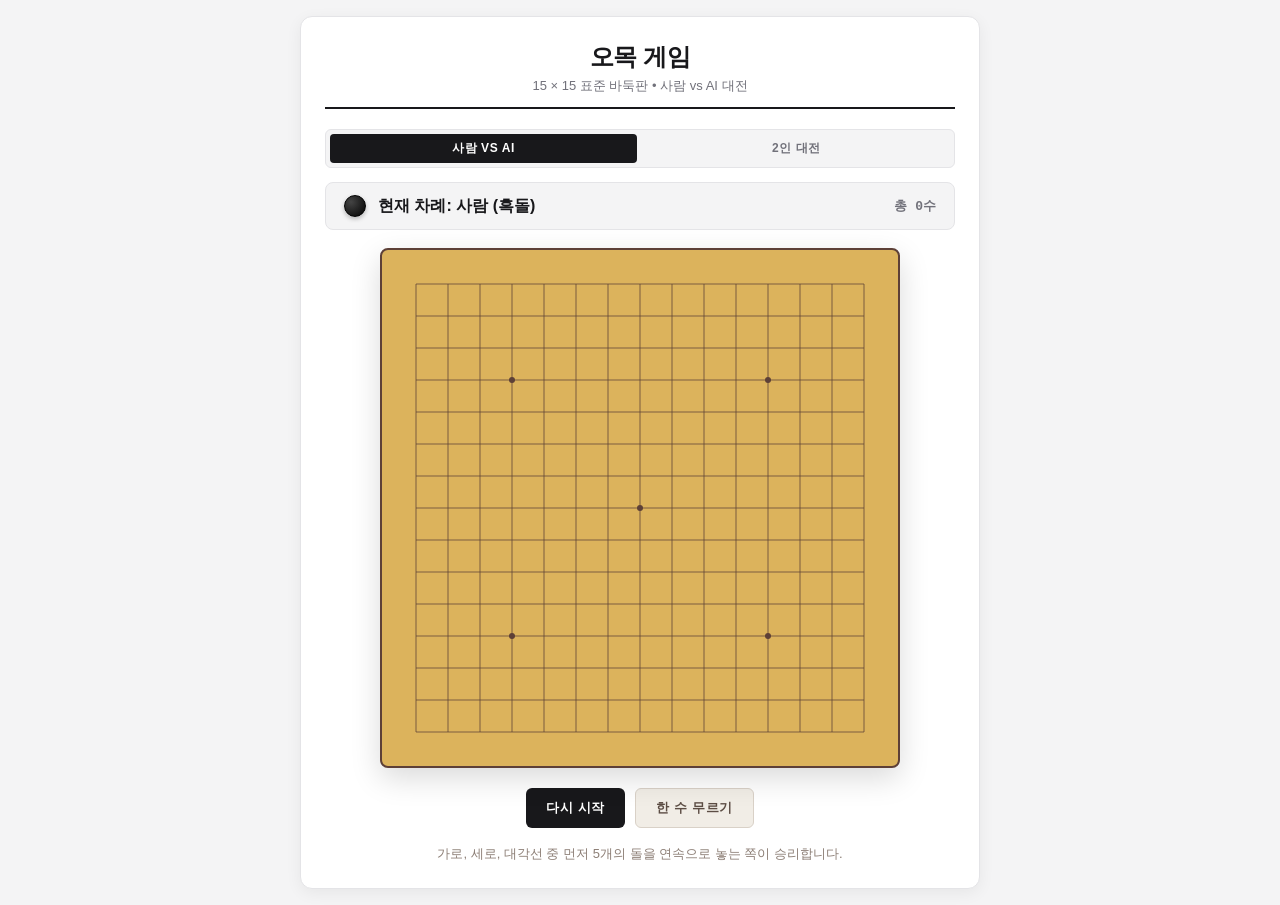
<file: public/omok.html>
<!DOCTYPE html>
<html lang="ko">
<head>
  <meta charset="UTF-8">
  <meta name="viewport" content="width=device-width, initial-scale=1.0, maximum-scale=1.0, user-scalable=no, viewport-fit=cover">
  <title>오목 게임 (15x15 High Density)</title>
  <style>
    :root {
      --bg-page: #f4f4f5;
      --bg-panel: #ffffff;
      --bg-board: #dcb35c;
      --ink-primary: #18181b;
      --ink-secondary: #71717a;
      --accent: #c2410c;
      --stone-black: #000000;
      --stone-white: #ffffff;
      --border: #e4e4e7;
    }

    * {
      box-sizing: border-box;
      margin: 0;
      padding: 0;
    }

    body {
      font-family: -apple-system, BlinkMacSystemFont, "Segoe UI", Roboto, "Helvetica Neue", Arial, sans-serif;
      background: var(--bg-page);
      color: var(--ink-primary);
      min-height: 100vh;
      display: flex;
      flex-direction: column;
      align-items: center;
      justify-content: center;
      padding: 16px;
      user-select: none;
      -webkit-user-select: none;
    }

    .game-container {
      background: var(--bg-panel);
      padding: 24px;
      border-radius: 12px;
      box-shadow: 0 4px 16px rgba(0, 0, 0, 0.06);
      border: 1px solid var(--border);
      display: flex;
      flex-direction: column;
      align-items: center;
      max-width: 680px;
      width: 100%;
    }

    header {
      text-align: center;
      margin-bottom: 20px;
      width: 100%;
      border-bottom: 2px solid var(--ink-primary);
      padding-bottom: 12px;
    }

    h1 {
      font-size: 24px;
      font-weight: 800;
      color: var(--ink-primary);
      letter-spacing: -0.5px;
      text-transform: uppercase;
      margin-bottom: 4px;
    }

    .sub-title {
      font-size: 13px;
      color: var(--ink-secondary);
      font-weight: 500;
    }

    /* Status Bar */
    .status-panel {
      display: flex;
      align-items: center;
      justify-content: space-between;
      width: 100%;
      background: var(--bg-page);
      border: 1px solid var(--border);
      padding: 12px 18px;
      border-radius: 8px;
      margin-bottom: 18px;
    }

    .turn-indicator {
      display: flex;
      align-items: center;
      gap: 12px;
      font-size: 16px;
      font-weight: 700;
    }

    .stone-icon {
      width: 22px;
      height: 22px;
      border-radius: 50%;
      display: inline-block;
      box-shadow: 0 2px 4px rgba(0,0,0,0.25);
      position: relative;
    }

    .stone-icon.black {
      background: radial-gradient(circle at 30% 30%, #444, #000);
      border: 1px solid #000;
    }

    .stone-icon.white {
      background: radial-gradient(circle at 30% 30%, #fff, #ccc);
      border: 1px solid #d4d4d8;
    }

    .status-text {
      color: var(--ink-primary);
    }

    .status-text.winner {
      color: var(--accent);
      font-weight: 800;
    }

    .move-count {
      font-size: 13px;
      font-family: monospace;
      color: var(--ink-secondary);
      font-weight: 600;
    }

    /* Omok Board */
    .board-wrapper {
      position: relative;
      background: var(--bg-board);
      padding: 18px;
      border-radius: 8px;
      box-shadow: 0 10px 30px rgba(0, 0, 0, 0.15);
      border: 2px solid #5d4037;
      touch-action: none;
    }

    .board-grid {
      display: grid;
      grid-template-columns: repeat(15, 1fr);
      grid-template-rows: repeat(15, 1fr);
      width: 480px;
      height: 480px;
      position: relative;
      touch-action: none;
    }

    @media (max-width: 560px) {
      .game-container {
        padding: 8px;
      }
      .board-wrapper {
        padding: 8px;
        touch-action: none;
      }
      .board-grid {
        width: min(calc(100vw - 44px), 370px);
        height: min(calc(100vw - 44px), 370px);
        touch-action: none;
      }
      h1 {
        font-size: 20px;
      }
      .btn {
        min-height: 44px;
      }
    }

    /* Grid Cell */
    .cell {
      position: relative;
      cursor: pointer;
      display: flex;
      align-items: center;
      justify-content: center;
    }

    /* Grid Cross Lines through cell centers */
    .cell::before {
      content: "";
      position: absolute;
      top: 50%;
      left: 0;
      right: 0;
      height: 1px;
      background: rgba(93, 64, 55, 0.75);
      transform: translateY(-50%);
      z-index: 1;
    }

    .cell::after {
      content: "";
      position: absolute;
      left: 50%;
      top: 0;
      bottom: 0;
      width: 1px;
      background: rgba(93, 64, 55, 0.75);
      transform: translateX(-50%);
      z-index: 1;
    }

    /* Trim edges so lines end at the board borders */
    .cell.top-row::after { top: 50%; }
    .cell.bottom-row::after { bottom: 50%; }
    .cell.left-col::before { left: 50%; }
    .cell.right-col::before { right: 50%; }

    /* Star Points (화점) */
    .star-point {
      position: absolute;
      width: 6px;
      height: 6px;
      background: #5d4037;
      border-radius: 50%;
      z-index: 2;
    }

    /* Hover Ghost Stone */
    .cell:not(.has-stone):hover::marker {
      display: none;
    }

    .cell.hover-black:not(.has-stone):hover .ghost-stone {
      opacity: 0.35;
      background: #000;
    }

    .cell.hover-white:not(.has-stone):hover .ghost-stone {
      opacity: 0.4;
      background: #fff;
      border: 1px solid #d4d4d8;
    }

    /* Mobile touch targeting visual cue */
    .cell.touch-active {
      background: rgba(194, 65, 12, 0.15);
    }

    .cell.touch-active:not(.has-stone) .ghost-stone {
      opacity: 0.75;
      transform: scale(1.05);
      border: 2px solid var(--accent);
    }

    .ghost-stone {
      width: 82%;
      height: 82%;
      border-radius: 50%;
      opacity: 0;
      pointer-events: none;
      z-index: 3;
      transition: opacity 0.1s ease;
    }

    /* Placed Stones */
    .stone {
      position: absolute;
      width: 86%;
      height: 86%;
      border-radius: 50%;
      z-index: 4;
      box-shadow: 0 4px 6px rgba(0,0,0,0.3);
    }

    .stone.black {
      background: radial-gradient(circle at 30% 30%, #444, #000);
      border: 1px solid #000;
    }

    .stone.white {
      background: radial-gradient(circle at 30% 30%, #fff, #ccc);
      border: 1px solid #d4d4d8;
    }

    /* Last placed move red indicator dot */
    .stone.last-move::after {
      content: "";
      position: absolute;
      width: 8px;
      height: 8px;
      background: var(--accent);
      border: 1px solid #ffffff;
      border-radius: 50%;
      top: 50%;
      left: 50%;
      transform: translate(-50%, -50%);
    }

    /* Winning 5 Stones Highlight Ring */
    .stone.win-stone {
      border: 3px solid var(--accent);
      transform: scale(1.08);
      z-index: 10;
    }

    /* Control Buttons */
    .controls {
      display: flex;
      gap: 10px;
      margin-top: 20px;
      width: 100%;
      justify-content: center;
    }

    button {
      font-family: inherit;
      padding: 10px 20px;
      font-size: 13px;
      font-weight: 700;
      text-transform: uppercase;
      letter-spacing: 0.05em;
      border-radius: 6px;
      cursor: pointer;
      border: none;
      transition: all 0.15s ease;
      display: inline-flex;
      align-items: center;
      justify-content: center;
      gap: 8px;
    }

    .btn-primary {
      background: var(--ink-primary);
      color: #ffffff;
    }

    .btn-primary:hover {
      background: #27272a;
    }


    .btn-primary:active {
      transform: translateY(0);
    }

    .btn-secondary {
      background: #f1ede6;
      color: #5c4d44;
      border: 1px solid #d9d1c7;
    }

    .btn-secondary:hover {
      background: #e6dfd5;
    }

    .rules-tip {
      margin-top: 16px;
      font-size: 13px;
      color: #8c7e75;
      text-align: center;
      line-height: 1.5;
    }

    .mode-select-box {
      display: flex;
      gap: 6px;
      margin-bottom: 14px;
      width: 100%;
      background: var(--bg-page);
      padding: 4px;
      border-radius: 6px;
      border: 1px solid var(--border);
    }

    .mode-btn {
      flex: 1;
      padding: 6px 12px;
      font-size: 12px;
      font-weight: 700;
      border-radius: 4px;
      border: none;
      cursor: pointer;
      background: transparent;
      color: var(--ink-secondary);
      transition: all 0.15s;
    }

    .mode-btn.active {
      background: var(--ink-primary);
      color: #ffffff;
    }
  </style>
</head>
<body>

  <div class="game-container" id="game-app">
    <header>
      <h1>오목 게임</h1>
      <p class="sub-title">15 × 15 표준 바둑판 • 사람 vs AI 대전</p>
    </header>

    <div class="mode-select-box" id="mode-selector">
      <button type="button" class="mode-btn active" id="btn-mode-ai">사람 vs AI</button>
      <button type="button" class="mode-btn" id="btn-mode-pvp">2인 대전</button>
    </div>

    <div class="status-panel" id="status-panel">
      <div class="turn-indicator" id="turn-indicator">
        <span class="stone-icon black" id="current-stone-icon"></span>
        <span class="status-text" id="status-text">현재 차례: 흑돌 (사람)</span>
      </div>
      <div class="move-count" id="move-count">총 0수</div>
    </div>

    <div class="board-wrapper">
      <div class="board-grid" id="board-grid">
        <!-- 15x15 = 225 cells generated dynamically -->
      </div>
    </div>

    <div class="controls">
      <button type="button" class="btn-primary" id="btn-restart">
        다시 시작
      </button>
      <button type="button" class="btn-secondary" id="btn-undo">
        한 수 무르기
      </button>
    </div>

    <p class="rules-tip">
      가로, 세로, 대각선 중 먼저 5개의 돌을 연속으로 놓는 쪽이 승리합니다.
    </p>
  </div>

  <script>
    (function() {
      // 15x15 board constants
      const SIZE = 15;
      const STAR_POINTS = [
        [3, 3], [3, 11], [7, 7], [11, 3], [11, 11]
      ];

      // Game state variables
      let board = Array.from({ length: SIZE }, () => Array(SIZE).fill(null));
      let gameMode = 'human-vs-ai'; // 'human-vs-ai' or 'human-vs-human'
      let humanColor = 'BLACK';
      let aiColor = 'WHITE';
      let currentPlayer = 'BLACK'; // 'BLACK' or 'WHITE'
      let isGameOver = false;
      let isAiThinking = false;
      let aiTimer = null;
      let winner = null;
      let winningLine = [];
      let moveHistory = [];

      // DOM Elements
      const boardGrid = document.getElementById('board-grid');
      const statusText = document.getElementById('status-text');
      const currentStoneIcon = document.getElementById('current-stone-icon');
      const moveCountText = document.getElementById('move-count');
      const restartBtn = document.getElementById('btn-restart');
      const undoBtn = document.getElementById('btn-undo');
      const btnModeAi = document.getElementById('btn-mode-ai');
      const btnModePvp = document.getElementById('btn-mode-pvp');

      // Initialize Board Cells
      function initBoardDOM() {
        boardGrid.innerHTML = '';
        for (let r = 0; r < SIZE; r++) {
          for (let c = 0; c < SIZE; c++) {
            const cell = document.createElement('div');
            cell.className = 'cell';
            cell.id = 'cell-' + r + '-' + c;
            cell.dataset.row = r;
            cell.dataset.col = c;

            // Trim edge lines for realistic Go board border
            if (r === 0) cell.classList.add('top-row');
            if (r === SIZE - 1) cell.classList.add('bottom-row');
            if (c === 0) cell.classList.add('left-col');
            if (c === SIZE - 1) cell.classList.add('right-col');

            // Star points (화점)
            const isStar = STAR_POINTS.some(([sr, sc]) => sr === r && sc === c);
            if (isStar) {
              const dot = document.createElement('div');
              dot.className = 'star-point';
              cell.appendChild(dot);
            }

            // Ghost stone for hover indicator
            const ghost = document.createElement('div');
            ghost.className = 'ghost-stone';
            cell.appendChild(ghost);

            // Click listener
            cell.addEventListener('click', (e) => {
              if (Date.now() - lastTouchEndTime < 450) return;
              handleCellClick(r, c);
            });

            boardGrid.appendChild(cell);
          }
        }
        updateHoverClasses();
      }

      let lastTouchEndTime = 0;
      let activeTouchCoord = null;

      function getGridCoordFromTouch(e) {
        if (!e.touches || e.touches.length === 0) return null;
        const touch = e.touches[0];
        const rect = boardGrid.getBoundingClientRect();
        const x = touch.clientX - rect.left;
        const y = touch.clientY - rect.top;
        if (x < -15 || x > rect.width + 15 || y < -15 || y > rect.height + 15) return null;
        const clampedX = Math.max(0, Math.min(rect.width - 1, x));
        const clampedY = Math.max(0, Math.min(rect.height - 1, y));
        const col = Math.floor((clampedX / rect.width) * SIZE);
        const row = Math.floor((clampedY / rect.height) * SIZE);
        return { row, col };
      }

      boardGrid.addEventListener('touchstart', (e) => {
        if (isGameOver || isAiThinking) return;
        activeTouchCoord = getGridCoordFromTouch(e);
        updateTouchIndicator();
      }, { passive: true });

      boardGrid.addEventListener('touchmove', (e) => {
        if (isGameOver || isAiThinking) return;
        activeTouchCoord = getGridCoordFromTouch(e);
        updateTouchIndicator();
      }, { passive: true });

      boardGrid.addEventListener('touchend', (e) => {
        lastTouchEndTime = Date.now();
        if (activeTouchCoord && !isGameOver && !isAiThinking) {
          const { row, col } = activeTouchCoord;
          if (board[row][col] === null) {
            handleCellClick(row, col);
          }
        }
        activeTouchCoord = null;
        updateTouchIndicator();
      });

      boardGrid.addEventListener('touchcancel', () => {
        activeTouchCoord = null;
        updateTouchIndicator();
      });

      function updateTouchIndicator() {
        const cells = boardGrid.querySelectorAll('.cell');
        cells.forEach(cell => {
          const r = parseInt(cell.dataset.row, 10);
          const c = parseInt(cell.dataset.col, 10);
          if (activeTouchCoord && activeTouchCoord.row === r && activeTouchCoord.col === c) {
            cell.classList.add('touch-active');
          } else {
            cell.classList.remove('touch-active');
          }
        });
      }

      function updateHoverClasses() {
        const cells = boardGrid.querySelectorAll('.cell');
        cells.forEach(cell => {
          cell.classList.remove('hover-black', 'hover-white');
          if (!isGameOver && !isAiThinking) {
            cell.classList.add(currentPlayer === 'BLACK' ? 'hover-black' : 'hover-white');
          }
        });
      }

      // Handle Cell Click (Human action)
      function handleCellClick(r, c) {
        if (isGameOver || isAiThinking) return;
        if (gameMode === 'human-vs-ai' && currentPlayer !== humanColor) return;
        if (board[r][c] !== null) return;

        console.log("현재 게임 모드:", gameMode);
        console.log("현재 플레이어:", gameMode === 'human-vs-ai' ? "human" : currentPlayer.toLowerCase());
        console.log("사람 돌 배치 완료");

        board[r][c] = currentPlayer;
        moveHistory.push({ row: r, col: c, player: currentPlayer });
        renderStones();

        const winResult = checkWin(r, c, currentPlayer);
        if (winResult) {
          isGameOver = true;
          winner = currentPlayer;
          winningLine = winResult;
          renderStones();
          showVictory();
          return;
        }

        currentPlayer = (currentPlayer === 'BLACK') ? 'WHITE' : 'BLACK';
        updateStatus();
        updateHoverClasses();

        if (gameMode === 'human-vs-ai' && currentPlayer === aiColor) {
          triggerAIMove();
        }
      }

      // AI Heuristic Decision Engine
      function computeAIMove() {
        const opponent = humanColor;
        let emptyCells = [];
        let hasStones = false;

        for (let r = 0; r < SIZE; r++) {
          for (let c = 0; c < SIZE; c++) {
            if (board[r][c] !== null) {
              hasStones = true;
            } else {
              emptyCells.push({ row: r, col: c });
            }
          }
        }

        if (!hasStones || emptyCells.length === 0) {
          return { row: 7, col: 7 };
        }

        // Search near existing stones
        const candidates = emptyCells.filter(pos => {
          for (let dr = -2; dr <= 2; dr++) {
            for (let dc = -2; dc <= 2; dc++) {
              const nr = pos.row + dr;
              const nc = pos.col + dc;
              if (nr >= 0 && nr < SIZE && nc >= 0 && nc < SIZE && board[nr][nc] !== null) {
                return true;
              }
            }
          }
          return false;
        });

        const list = candidates.length > 0 ? candidates : emptyCells;

        // 1. Immediate win for AI
        for (const pos of list) {
          board[pos.row][pos.col] = aiColor;
          const win = checkWin(pos.row, pos.col, aiColor);
          board[pos.row][pos.col] = null;
          if (win) return pos;
        }

        // 2. Immediate block for opponent win
        for (const pos of list) {
          board[pos.row][pos.col] = opponent;
          const win = checkWin(pos.row, pos.col, opponent);
          board[pos.row][pos.col] = null;
          if (win) return pos;
        }

        // 3. Heuristic score
        let bestScore = -Infinity;
        let bestMoves = [];

        function evalCell(row, col, player) {
          let score = 0;
          const dirs = [{ dr: 0, dc: 1 }, { dr: 1, dc: 0 }, { dr: 1, dc: 1 }, { dr: 1, dc: -1 }];
          for (const d of dirs) {
            let count = 1;
            let open = 0;
            let r = row + d.dr, c = col + d.dc;
            while (r >= 0 && r < SIZE && c >= 0 && c < SIZE && board[r][c] === player) {
              count++; r += d.dr; c += d.dc;
            }
            if (r >= 0 && r < SIZE && c >= 0 && c < SIZE && board[r][c] === null) open++;

            r = row - d.dr; c = col - d.dc;
            while (r >= 0 && r < SIZE && c >= 0 && c < SIZE && board[r][c] === player) {
              count++; r -= d.dr; c -= d.dc;
            }
            if (r >= 0 && r < SIZE && c >= 0 && c < SIZE && board[r][c] === null) open++;

            if (count >= 5) score += 100000;
            else if (count === 4) score += open === 2 ? 10000 : 2500;
            else if (count === 3) score += open === 2 ? 1500 : 200;
            else if (count === 2) score += open === 2 ? 100 : 20;
          }
          return score;
        }

        for (const pos of list) {
          const atk = evalCell(pos.row, pos.col, aiColor);
          const def = evalCell(pos.row, pos.col, opponent);
          const centerDist = Math.abs(pos.row - 7) + Math.abs(pos.col - 7);
          const total = atk * 1.1 + def * 1.0 + Math.max(0, 14 - centerDist);

          if (total > bestScore) {
            bestScore = total;
            bestMoves = [pos];
          } else if (Math.abs(total - bestScore) < 0.001) {
            bestMoves.push(pos);
          }
        }

        return bestMoves[Math.floor(Math.random() * bestMoves.length)] || { row: 7, col: 7 };
      }

      function triggerAIMove() {
        console.log("AI 차례 시작");
        console.log("AI 함수 호출");

        isAiThinking = true;
        statusText.textContent = "AI 생각 중...";
        updateHoverClasses();

        aiTimer = setTimeout(() => {
          const aiMove = computeAIMove();
          console.log("AI 선택 위치:", aiMove.row, aiMove.col);

          board[aiMove.row][aiMove.col] = aiColor;
          moveHistory.push({ row: aiMove.row, col: aiMove.col, player: aiColor });
          renderStones();

          const winResult = checkWin(aiMove.row, aiMove.col, aiColor);
          if (winResult) {
            isGameOver = true;
            winner = aiColor;
            winningLine = winResult;
            renderStones();
            showVictory();
          } else {
            currentPlayer = humanColor;
            console.log("현재 플레이어: human");
            updateStatus();
          }

          console.log("AI 돌 배치 완료");
          isAiThinking = false;
          updateHoverClasses();
          aiTimer = null;
        }, 500);
      }

      // Win checking algorithm in 4 directions
      function checkWin(row, col, player) {
        const directions = [
          { dr: 0, dc: 1 },
          { dr: 1, dc: 0 },
          { dr: 1, dc: 1 },
          { dr: 1, dc: -1 }
        ];

        for (const dir of directions) {
          const line = [{ row, col }];

          let r = row + dir.dr;
          let c = col + dir.dc;
          while (r >= 0 && r < SIZE && c >= 0 && c < SIZE && board[r][c] === player) {
            line.push({ row: r, col: c });
            r += dir.dr;
            c += dir.dc;
          }

          r = row - dir.dr;
          c = col - dir.dc;
          while (r >= 0 && r < SIZE && c >= 0 && c < SIZE && board[r][c] === player) {
            line.push({ row: r, col: c });
            r -= dir.dr;
            c -= dir.dc;
          }

          if (line.length >= 5) {
            return line;
          }
        }
        return null;
      }

      // Render stones on the board
      function renderStones() {
        const lastMove = moveHistory.length > 0 ? moveHistory[moveHistory.length - 1] : null;

        for (let r = 0; r < SIZE; r++) {
          for (let c = 0; c < SIZE; c++) {
            const cell = document.getElementById('cell-' + r + '-' + c);
            const stoneVal = board[r][c];

            const existingStone = cell.querySelector('.stone');
            if (existingStone) {
              existingStone.remove();
            }

            if (stoneVal !== null) {
              cell.classList.add('has-stone');
              const stone = document.createElement('div');
              stone.className = 'stone ' + (stoneVal === 'BLACK' ? 'black' : 'white');

              if (lastMove && lastMove.row === r && lastMove.col === c && !isGameOver) {
                stone.classList.add('last-move');
              }

              const isWinStone = winningLine.some(coord => coord.row === r && coord.col === c);
              if (isWinStone) {
                stone.classList.add('win-stone');
              }

              cell.appendChild(stone);
            } else {
              cell.classList.remove('has-stone');
            }
          }
        }
      }

      // Update status indicators
      function updateStatus() {
        moveCountText.textContent = '총 ' + moveHistory.length + '수';

        if (isGameOver) return;

        if (gameMode === 'human-vs-ai') {
          if (currentPlayer === humanColor) {
            currentStoneIcon.className = 'stone-icon black';
            statusText.textContent = '현재 차례: 사람 (흑돌)';
          } else {
            currentStoneIcon.className = 'stone-icon white';
            statusText.textContent = isAiThinking ? 'AI 생각 중...' : '현재 차례: AI (백돌)';
          }
        } else {
          if (currentPlayer === 'BLACK') {
            currentStoneIcon.className = 'stone-icon black';
            statusText.textContent = '현재 차례: 흑돌';
          } else {
            currentStoneIcon.className = 'stone-icon white';
            statusText.textContent = '현재 차례: 백돌';
          }
        }
        statusText.classList.remove('winner');
      }

      // Show victory
      function showVictory() {
        let winnerName = '';
        if (gameMode === 'human-vs-ai') {
          winnerName = (winner === humanColor) ? '사람(흑돌)' : '오목 AI(백돌)';
        } else {
          winnerName = (winner === 'BLACK') ? '흑돌' : '백돌';
        }
        statusText.textContent = winnerName + ' 승리!';
        statusText.classList.add('winner');
        currentStoneIcon.className = 'stone-icon ' + (winner === 'BLACK' ? 'black' : 'white');
        updateHoverClasses();
      }

      // Restart game
      function restartGame() {
        if (aiTimer) {
          clearTimeout(aiTimer);
          aiTimer = null;
        }
        isAiThinking = false;
        board = Array.from({ length: SIZE }, () => Array(SIZE).fill(null));
        currentPlayer = 'BLACK';
        isGameOver = false;
        winner = null;
        winningLine = [];
        moveHistory = [];

        renderStones();
        updateStatus();
        updateHoverClasses();
      }

      // Undo move
      function undoMove() {
        if (moveHistory.length === 0 || isGameOver || isAiThinking) return;

        if (aiTimer) {
          clearTimeout(aiTimer);
          aiTimer = null;
          isAiThinking = false;
        }

        if (gameMode === 'human-vs-ai') {
          const steps = moveHistory.length >= 2 ? 2 : 1;
          for (let i = 0; i < steps; i++) {
            const last = moveHistory.pop();
            if (last) board[last.row][last.col] = null;
          }
          currentPlayer = humanColor;
        } else {
          const last = moveHistory.pop();
          if (last) {
            board[last.row][last.col] = null;
            currentPlayer = last.player;
          }
        }

        renderStones();
        updateStatus();
        updateHoverClasses();
      }

      btnModeAi.addEventListener('click', () => {
        gameMode = 'human-vs-ai';
        btnModeAi.classList.add('active');
        btnModePvp.classList.remove('active');
        restartGame();
      });

      btnModePvp.addEventListener('click', () => {
        gameMode = 'human-vs-human';
        btnModePvp.classList.add('active');
        btnModeAi.classList.remove('active');
        restartGame();
      });

      // Event Listeners
      restartBtn.addEventListener('click', restartGame);
      undoBtn.addEventListener('click', undoMove);

      // Start initialization
      initBoardDOM();
      updateStatus();
    })();
  </script>
</body>
</html>
</file>
